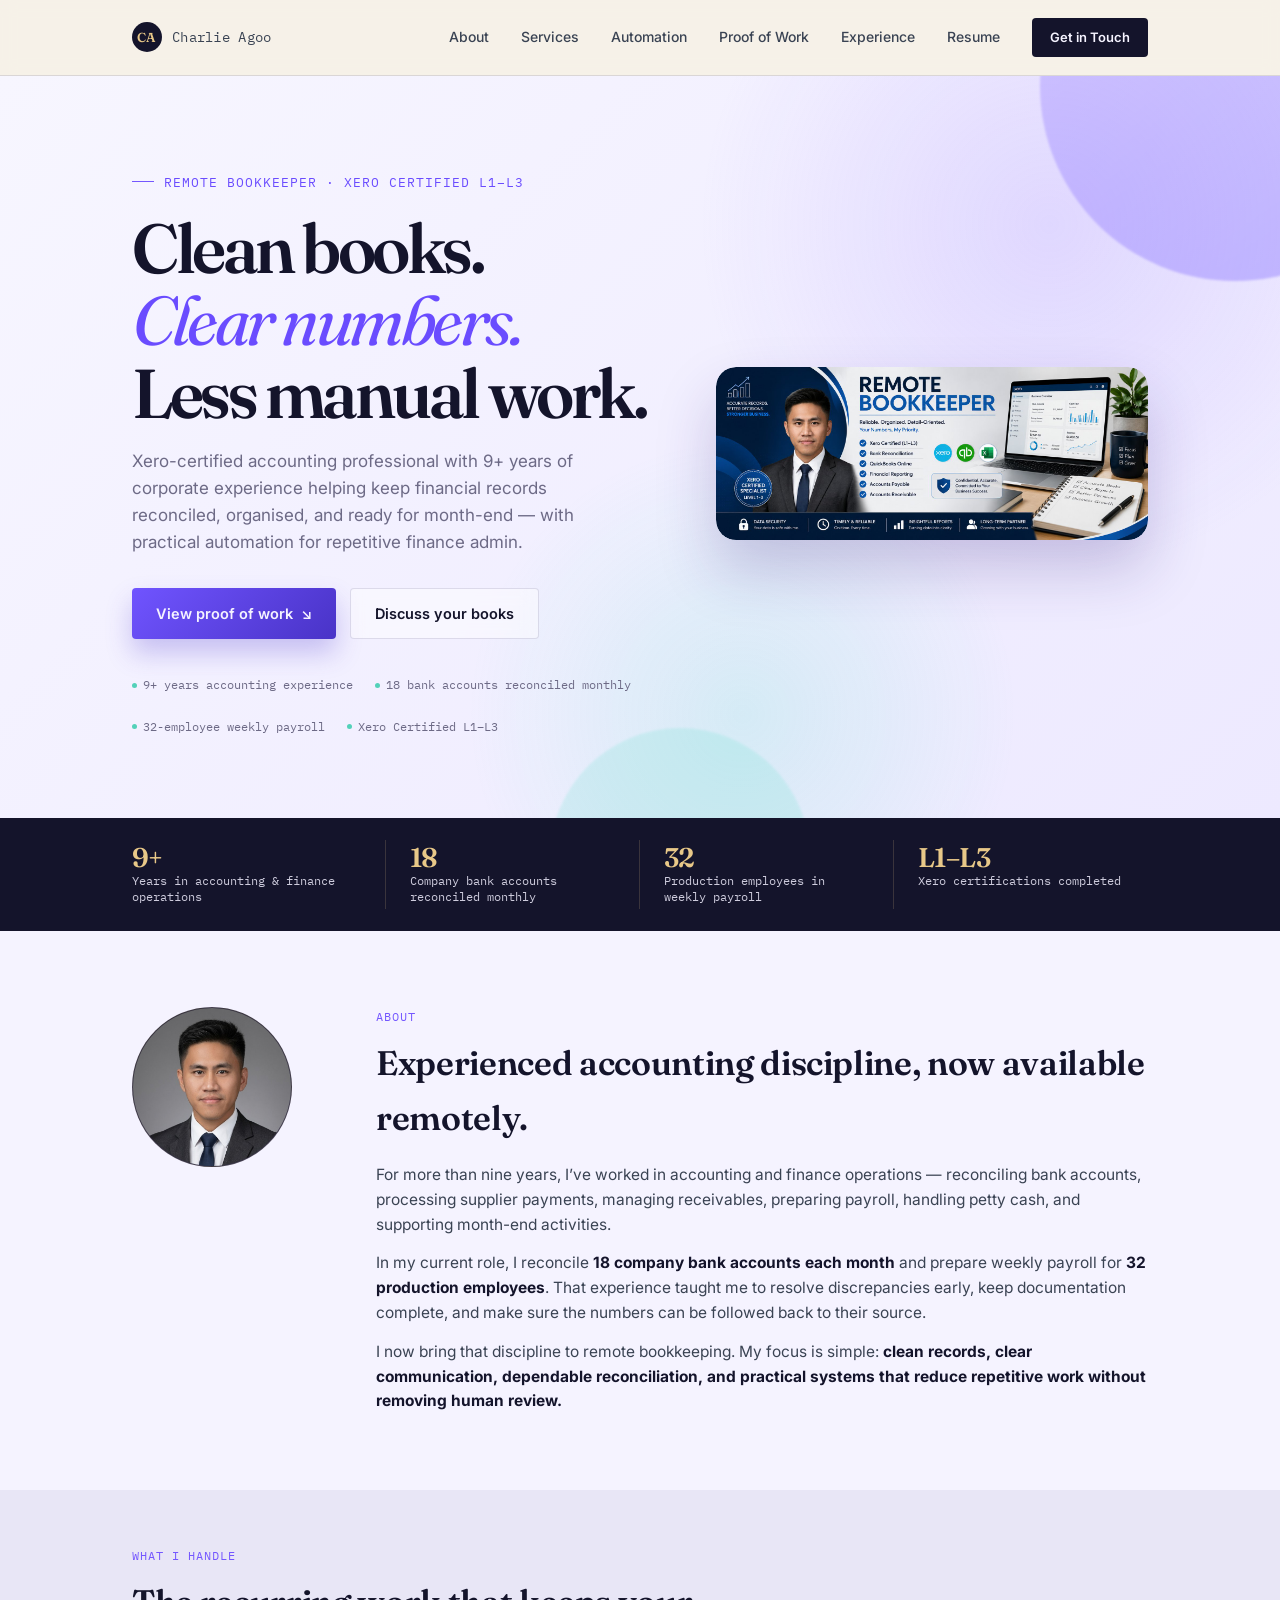
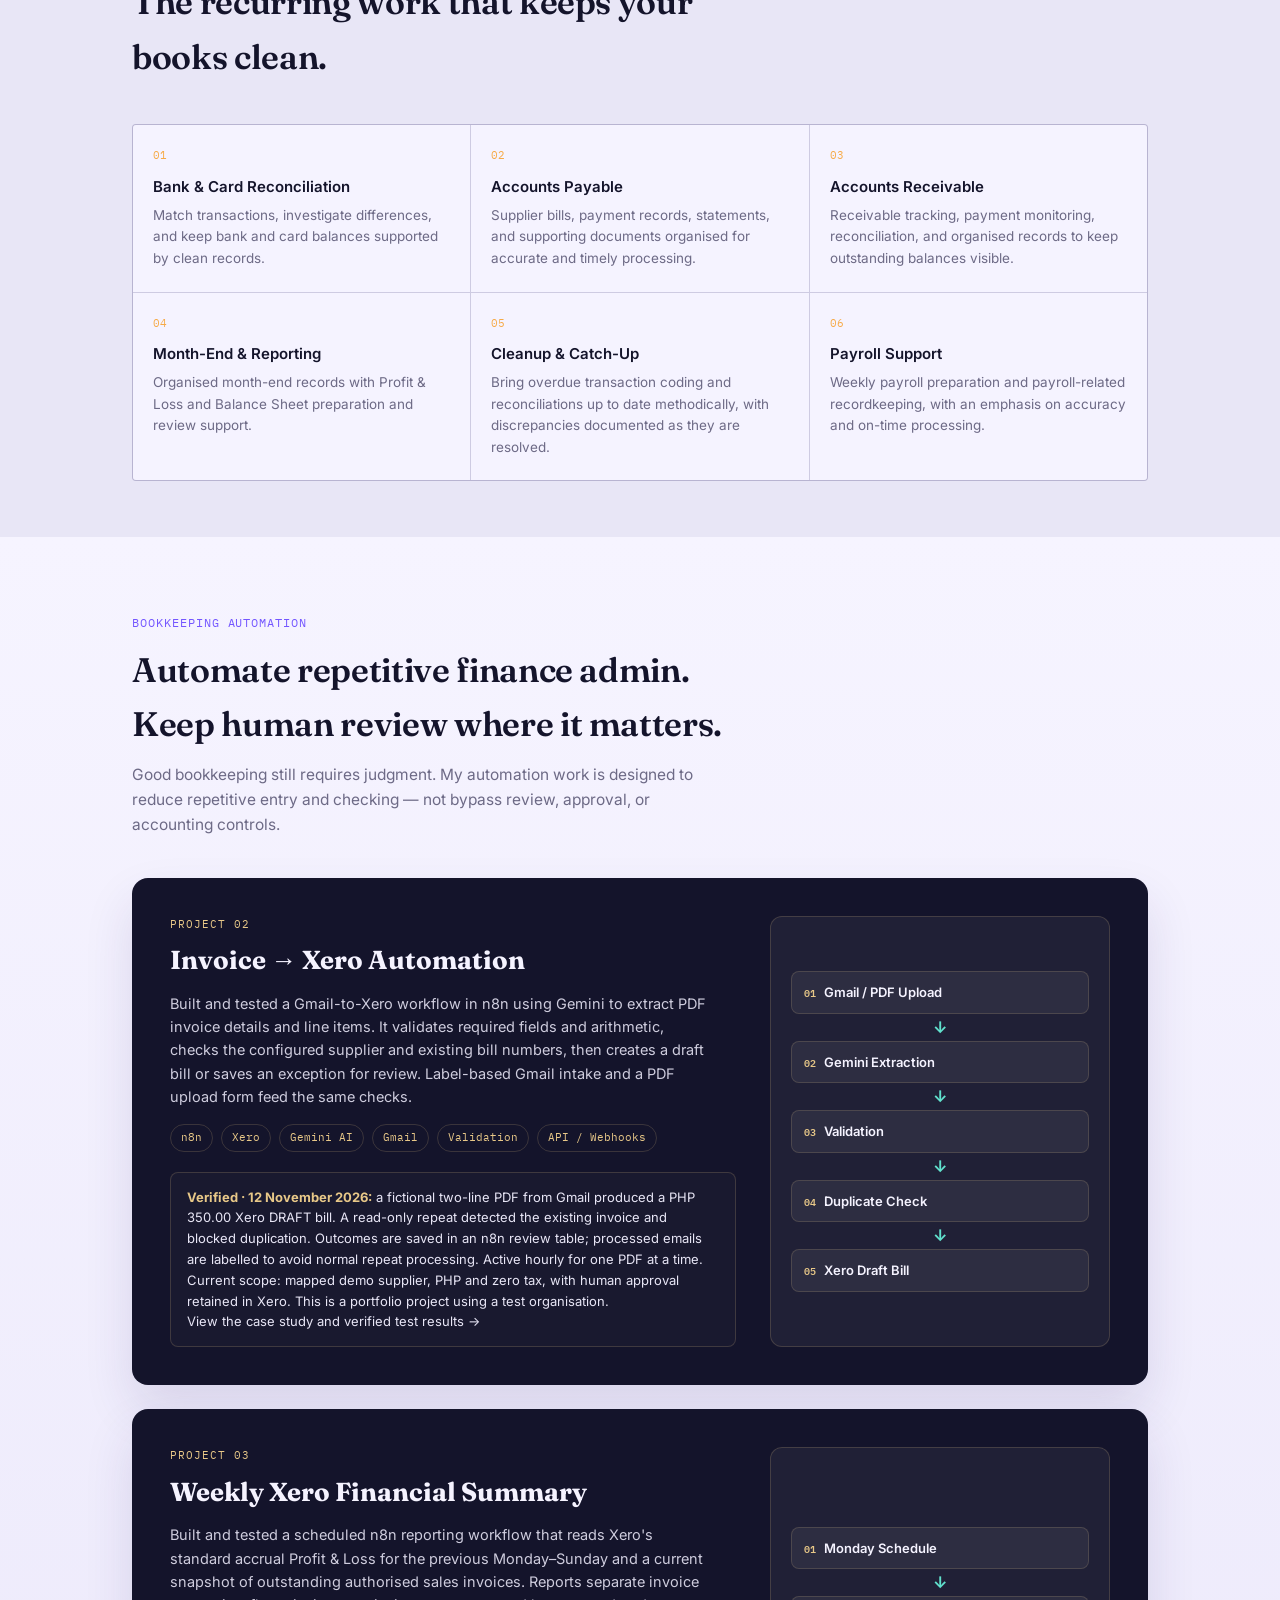
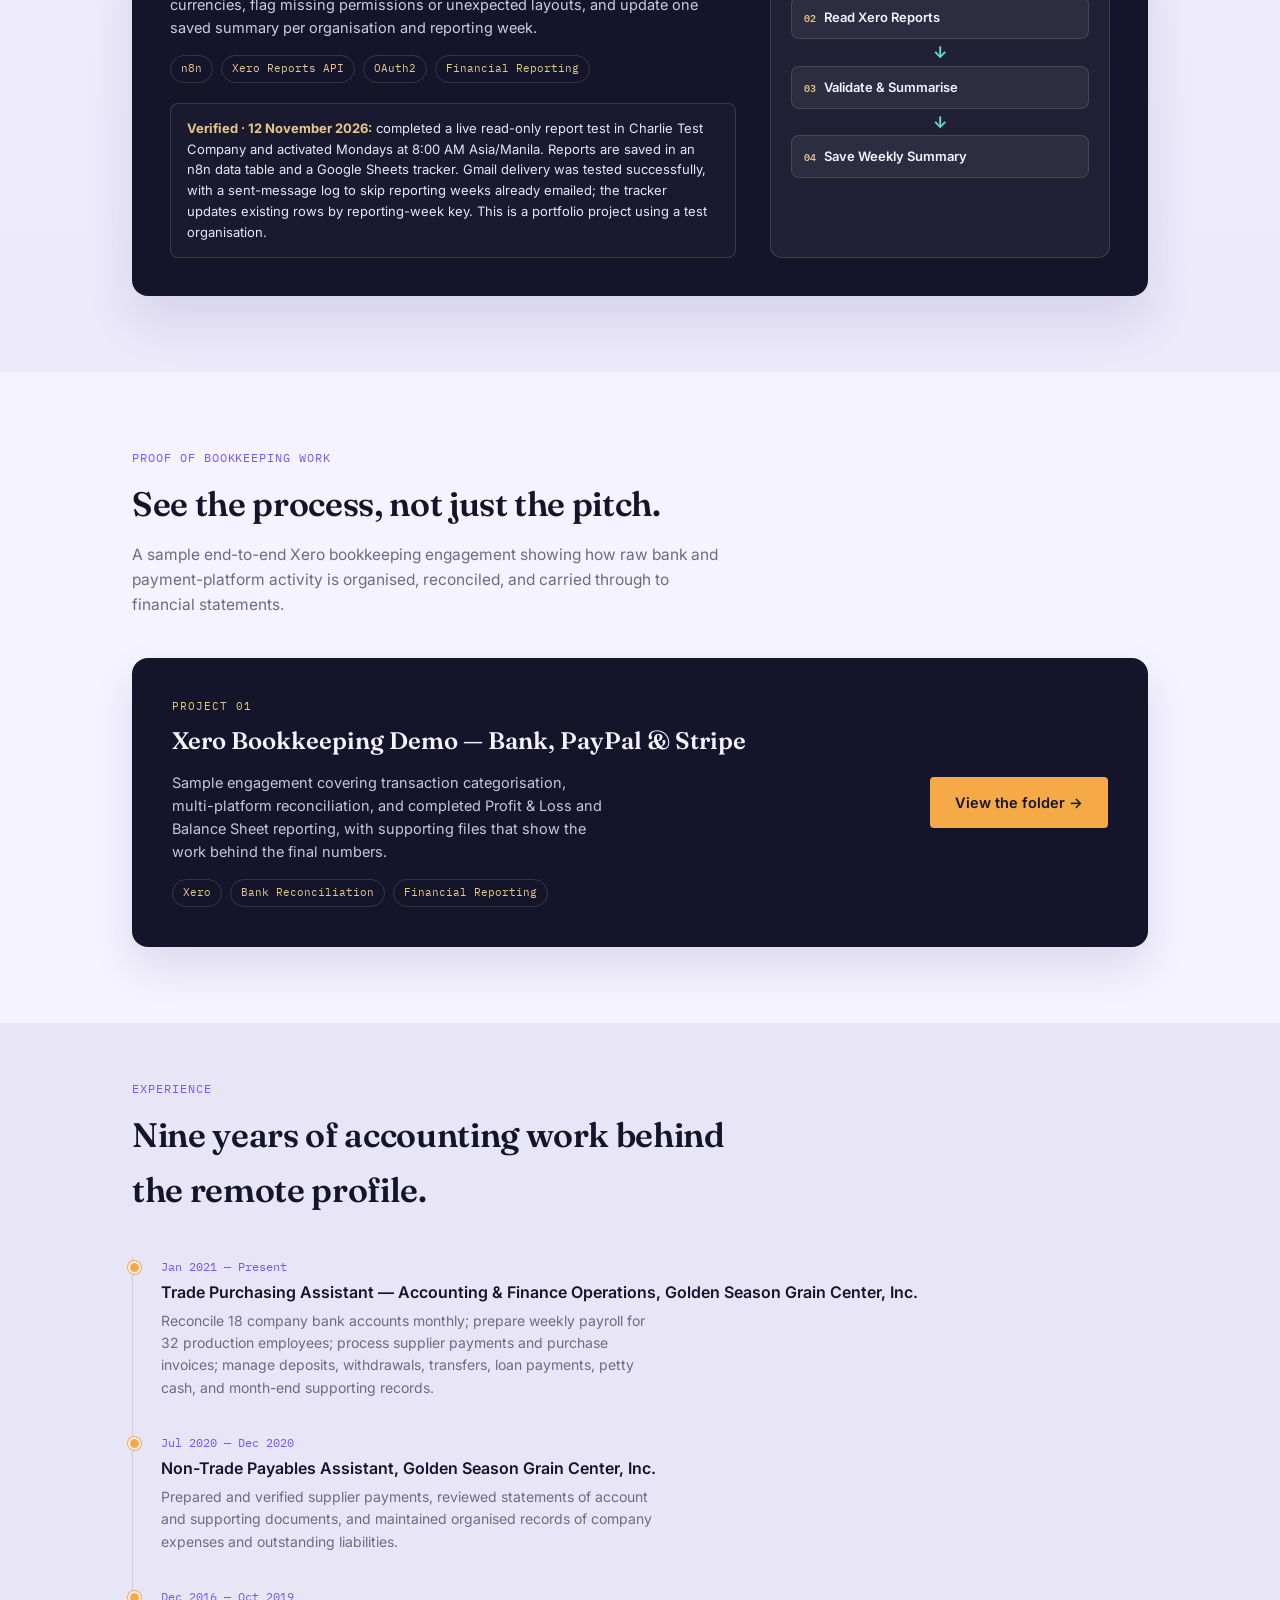
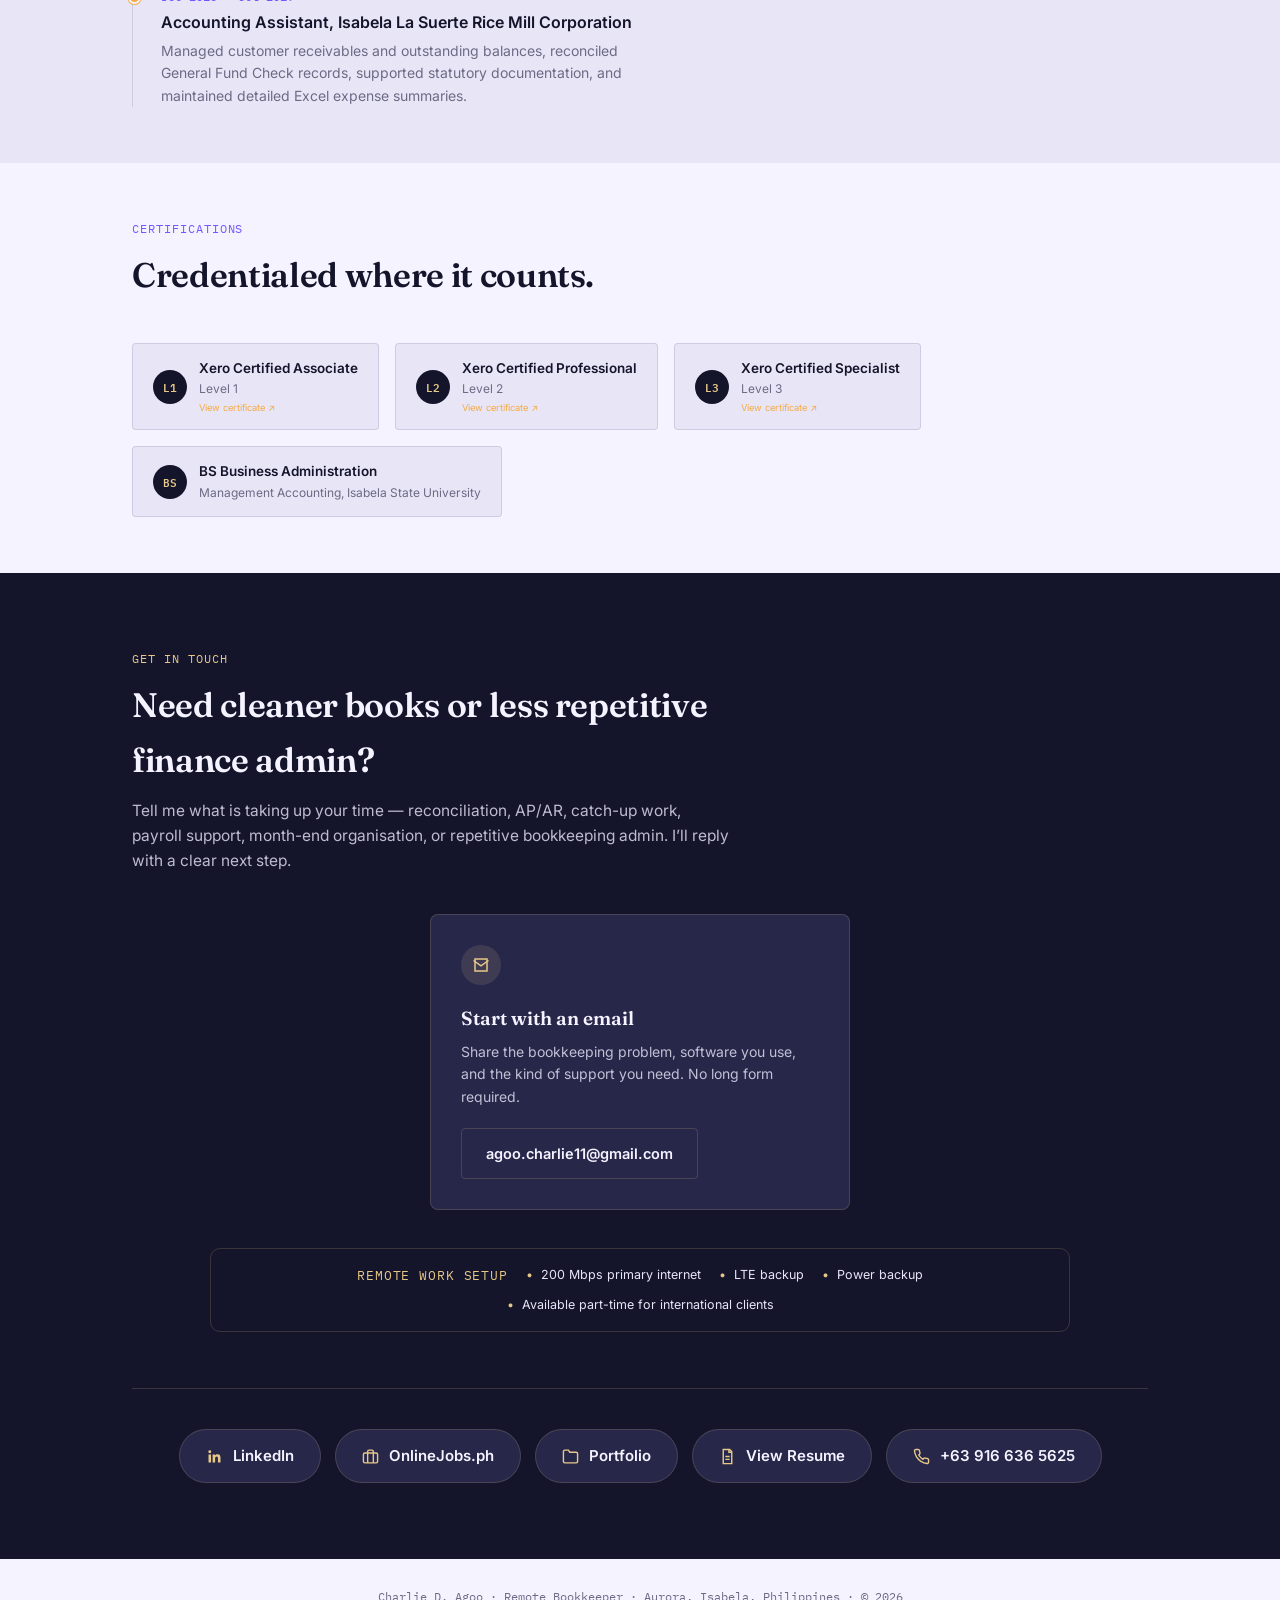
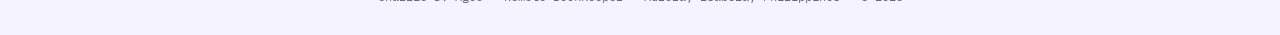
<file: index.html>
<!DOCTYPE html>

<html lang="en">
<head>
<meta charset="utf-8"/>
<meta content="width=device-width, initial-scale=1.0" name="viewport"/>
<title>Charlie Agoo — Xero Bookkeeper | Accounting &amp; Automation</title>
<meta content="Xero-certified bookkeeper with 9+ years of accounting experience in bank reconciliation, AP/AR, payroll, month-end support, and practical bookkeeping automation." name="description"/>
<link href="https://agoocharlie11-luffy.github.io/my-portfolio/" rel="canonical"/>
<link href="favicon.svg" rel="icon" type="image/svg+xml"/>
<meta content="#14142b" name="theme-color"/>
<meta content="index,follow" name="robots"/>
<meta content="Charlie Agoo - Xero Bookkeeper | Accounting &amp; Automation" property="og:title"/>
<meta content="Xero-certified bookkeeper with 9+ years of accounting experience in reconciliation, AP/AR, payroll, month-end support, and practical bookkeeping automation." property="og:description"/>
<meta content="website" property="og:type"/>
<meta content="https://agoocharlie11-luffy.github.io/my-portfolio/" property="og:url"/>
<meta content="Charlie Agoo - Bookkeeping Portfolio" property="og:site_name"/>
<meta content="summary" name="twitter:card"/>
<meta content="Charlie Agoo - Xero Bookkeeper | Accounting &amp; Automation" name="twitter:title"/>
<meta content="9+ years accounting experience, Xero L1-L3, reconciliation, AP/AR, payroll, month-end support, and bookkeeping automation." name="twitter:description"/>
<script type="application/ld+json">
{"@context":"https://schema.org","@type":"Person","name":"Charlie D. Agoo","jobTitle":"Bookkeeper","url":"https://agoocharlie11-luffy.github.io/my-portfolio/","sameAs":["https://www.linkedin.com/in/charlie-agoo-a01619394","https://www.onlinejobs.ph/jobseekers/info/4487953"],"knowsAbout":["Xero","Bank Reconciliation","Accounts Payable","Accounts Receivable","Payroll Support","Month-End Close","Bookkeeping Automation"]}
</script>
<link href="https://fonts.googleapis.com" rel="preconnect"/>
<link crossorigin="" href="https://fonts.gstatic.com" rel="preconnect"/>
<link href="https://fonts.googleapis.com/css2?family=Fraunces:opsz,wght@9..144,300;9..144,400;9..144,500;9..144,600;9..144,700&amp;family=Inter:wght@400;500;600;700&amp;family=IBM+Plex+Mono:wght@400;500&amp;display=swap" rel="stylesheet"/>
<style>
  :root {
    --ink: #101C2C;
    --ink-soft: #1B2A40;
    --parchment: #F6F1E7;
    --parchment-dim: #EDE6D6;
    --amber: #C68A2E;
    --amber-light: #E8C888;
    --rust: #9C5A24;
    --slate: #3A4353;
    --slate-soft: #6B7280;
    --line: rgba(16, 28, 44, 0.12);
    --line-dark: rgba(232, 200, 136, 0.18);
    --radius: 4px;
    --serif: 'Fraunces', serif;
    --sans: 'Inter', sans-serif;
    --mono: 'IBM Plex Mono', monospace;
  }

  * { box-sizing: border-box; margin: 0; padding: 0; }

  html { scroll-behavior: smooth; }

  body {
    font-family: var(--sans);
    background: var(--parchment);
    color: var(--slate);
    line-height: 1.6;
    -webkit-font-smoothing: antialiased;
  }

  a { color: inherit; text-decoration: none; }

  img, svg { display: block; max-width: 100%; }

  .wrap {
    max-width: 1080px;
    margin: 0 auto;
    padding: 0 32px;
  }

  @media (max-width: 640px) {
    .wrap { padding: 0 20px; }
  }

  /* ---------- Nav ---------- */
  header.nav {
    position: sticky;
    top: 0;
    z-index: 100;
    background: rgba(246, 241, 231, 0.92);
    backdrop-filter: blur(8px);
    border-bottom: 1px solid var(--line);
  }

  .nav-inner {
    display: flex;
    align-items: center;
    justify-content: space-between;
    padding: 18px 32px;
    max-width: 1080px;
    margin: 0 auto;
  }

  .nav-mark {
    display: flex;
    align-items: center;
    gap: 10px;
    font-family: var(--mono);
    font-size: 14px;
    letter-spacing: 0.02em;
  }

  .nav-mark .glyph {
    width: 30px;
    height: 30px;
    border-radius: 50%;
    background: var(--ink);
    color: var(--amber-light);
    display: flex;
    align-items: center;
    justify-content: center;
    font-family: var(--serif);
    font-weight: 600;
    font-size: 13px;
  }

  .nav-links {
    display: flex;
    align-items: center;
    gap: 32px;
    font-size: 14px;
    font-weight: 500;
  }

  .nav-links a { color: var(--slate); transition: color 0.15s ease; }
  .nav-links a:hover { color: var(--rust); }

  .nav-cta {
    background: var(--ink);
    color: var(--parchment) !important;
    padding: 9px 18px;
    border-radius: var(--radius);
    font-size: 13px;
    font-weight: 600;
  }
  .nav-cta:hover { background: var(--rust); }

  .nav-toggle { display: none; }

  @media (max-width: 720px) {
    .nav-links { display: none; }
  }

  /* ---------- Hero ---------- */
  .hero {
    padding: 88px 0 72px;
  }

  .hero-grid {
    display: grid;
    grid-template-columns: 1.1fr 0.9fr;
    gap: 56px;
    align-items: center;
  }

  @media (max-width: 860px) {
    .hero-grid { grid-template-columns: 1fr; gap: 40px; }
  }

  .eyebrow {
    font-family: var(--mono);
    font-size: 12.5px;
    letter-spacing: 0.08em;
    text-transform: uppercase;
    color: var(--rust);
    display: flex;
    align-items: center;
    gap: 10px;
    margin-bottom: 20px;
  }

  .eyebrow::before {
    content: '';
    width: 22px;
    height: 1px;
    background: var(--rust);
  }

  h1.title {
    font-family: var(--serif);
    font-weight: 600;
    font-size: clamp(38px, 5.2vw, 58px);
    line-height: 1.05;
    color: var(--ink);
    letter-spacing: -0.01em;
    margin-bottom: 18px;
  }

  h1.title em {
    font-style: italic;
    font-weight: 400;
    color: var(--rust);
  }

  .hero-sub {
    font-size: 17px;
    color: var(--slate-soft);
    max-width: 46ch;
    margin-bottom: 32px;
  }

  .hero-ctas {
    display: flex;
    gap: 14px;
    flex-wrap: wrap;
    margin-bottom: 36px;
  }

  .btn {
    display: inline-flex;
    align-items: center;
    gap: 8px;
    padding: 13px 24px;
    border-radius: var(--radius);
    font-size: 14.5px;
    font-weight: 600;
    transition: all 0.15s ease;
    border: 1px solid transparent;
    cursor: pointer;
  }

  .btn-primary {
    background: var(--ink);
    color: var(--parchment);
  }
  .btn-primary:hover { background: var(--rust); transform: translateY(-1px); }

  .btn-ghost {
    background: transparent;
    color: var(--ink);
    border-color: var(--line);
  }
  .btn-ghost:hover { border-color: var(--rust); color: var(--rust); }

  .hero-trust {
    display: flex;
    gap: 22px;
    flex-wrap: wrap;
    font-family: var(--mono);
    font-size: 12px;
    color: var(--slate-soft);
  }

  .hero-trust span { display: flex; align-items: center; gap: 6px; }
  .hero-trust .dot { width: 5px; height: 5px; border-radius: 50%; background: var(--amber); }

  .doc-stack {
    position: relative;
    width: 100%;
    padding-top: 76%;
  }

  .doc-card {
    position: absolute;
    background: #fff;
    padding: 6px;
    border-radius: 6px;
    box-shadow: 0 25px 55px -15px rgba(16, 28, 44, 0.4);
  }

  .doc-card img {
    display: block;
    width: 100%;
    border-radius: 2px;
  }

  .doc-card.back {
    top: 0;
    left: 4%;
    width: 58%;
    transform: rotate(-7deg);
    z-index: 1;
  }

  .doc-card.front {
    top: 15%;
    left: 32%;
    width: 60%;
    transform: rotate(4deg);
    z-index: 2;
  }

  .doc-caption {
    position: absolute;
    bottom: -34px;
    left: 0;
    right: 0;
    text-align: center;
    font-family: var(--mono);
    font-size: 11.5px;
    color: var(--slate-soft);
    letter-spacing: 0.02em;
  }

  /* ---------- Ledger signature widget ---------- */
  .ledger {
    background: var(--ink);
    border-radius: 8px;
    padding: 26px 26px 22px;
    font-family: var(--mono);
    font-size: 13px;
    color: var(--parchment-dim);
    box-shadow: 0 24px 60px -20px rgba(16, 28, 44, 0.45);
    overflow: hidden;
  }

  .ledger-head {
    display: flex;
    justify-content: space-between;
    align-items: center;
    padding-bottom: 14px;
    margin-bottom: 6px;
    border-bottom: 1px solid var(--line-dark);
    color: var(--amber-light);
    letter-spacing: 0.04em;
    font-size: 11px;
    text-transform: uppercase;
  }

  .ledger-row {
    display: grid;
    grid-template-columns: 1fr auto;
    gap: 8px;
    padding: 9px 0;
    border-bottom: 1px solid rgba(232, 200, 136, 0.08);
    opacity: 0;
    transform: translateX(-8px);
    animation: rowIn 0.5s ease forwards;
  }

  .ledger-row:nth-child(2) { animation-delay: 0.15s; }
  .ledger-row:nth-child(3) { animation-delay: 0.35s; }
  .ledger-row:nth-child(4) { animation-delay: 0.55s; }
  .ledger-row:nth-child(5) { animation-delay: 0.75s; }

  @keyframes rowIn {
    to { opacity: 1; transform: translateX(0); }
  }

  .ledger-row .desc { color: var(--parchment-dim); opacity: 0.85; }
  .ledger-row .amt { color: var(--parchment); }
  .ledger-row .amt.neg { color: #E8A87C; }

  .ledger-balance {
    margin-top: 16px;
    padding-top: 14px;
    border-top: 1px solid var(--line-dark);
    display: flex;
    justify-content: space-between;
    align-items: center;
    opacity: 0;
    animation: rowIn 0.6s ease forwards;
    animation-delay: 1s;
  }

  .ledger-balance .label { color: var(--amber-light); font-size: 12px; text-transform: uppercase; letter-spacing: 0.04em; }

  .ledger-check {
    display: flex;
    align-items: center;
    gap: 8px;
    color: #8FBF8F;
    font-weight: 500;
  }

  .ledger-check svg { width: 15px; height: 15px; }

  @media (prefers-reduced-motion: reduce) {
    .ledger-row, .ledger-balance { animation: none; opacity: 1; transform: none; }
  }

  /* ---------- Trust strip ---------- */
  .trust-strip {
    background: var(--ink);
    padding: 22px 0;
  }

  .trust-strip .wrap {
    display: flex;
    gap: 40px;
    flex-wrap: wrap;
    justify-content: center;
    color: var(--parchment-dim);
  }

  .trust-item {
    display: flex;
    align-items: center;
    gap: 10px;
    font-family: var(--mono);
    font-size: 12.5px;
  }

  .trust-item svg { width: 16px; height: 16px; color: var(--amber-light); flex-shrink: 0; }
  .trust-item strong { color: var(--parchment); font-weight: 600; }

  /* ---------- Sections ---------- */
  section { padding: 76px 0; }
  section.tight { padding: 56px 0; }

  .section-head {
    margin-bottom: 40px;
    max-width: 60ch;
  }

  .section-eyebrow {
    font-family: var(--mono);
    font-size: 12px;
    letter-spacing: 0.08em;
    text-transform: uppercase;
    color: var(--rust);
    margin-bottom: 10px;
  }

  h2.section-title {
    font-family: var(--serif);
    font-weight: 600;
    font-size: clamp(26px, 3.4vw, 34px);
    color: var(--ink);
    letter-spacing: -0.01em;
  }

  .section-body { color: var(--slate-soft); font-size: 15.5px; margin-top: 12px; }

  /* About */
  .about-grid {
    display: grid;
    grid-template-columns: 200px 1fr;
    gap: 44px;
    align-items: start;
  }

  @media (max-width: 720px) {
    .about-grid { grid-template-columns: 1fr; }
  }

  .avatar {
    width: 160px;
    height: 160px;
    border-radius: 50%;
    background: linear-gradient(155deg, var(--ink), var(--ink-soft));
    display: flex;
    align-items: center;
    justify-content: center;
    font-family: var(--serif);
    font-weight: 600;
    font-size: 46px;
    color: var(--amber-light);
    border: 1px solid var(--line-dark);
    object-fit: cover;
  }

  .about-copy p { margin-bottom: 14px; color: var(--slate); font-size: 15.5px; }
  .about-copy p:last-child { margin-bottom: 0; }

  /* Skills grid */
  .skills-grid {
    display: grid;
    grid-template-columns: repeat(3, 1fr);
    gap: 1px;
    background: var(--line);
    border: 1px solid var(--line);
    border-radius: var(--radius);
    overflow: hidden;
  }

  @media (max-width: 720px) {
    .skills-grid { grid-template-columns: repeat(2, 1fr); }
  }
  @media (max-width: 480px) {
    .skills-grid { grid-template-columns: 1fr; }
  }

  .skill-card {
    background: var(--parchment);
    padding: 22px 20px;
  }

  .skill-card .num {
    font-family: var(--mono);
    font-size: 11px;
    color: var(--amber);
    margin-bottom: 10px;
  }

  .skill-card h3 {
    font-family: var(--sans);
    font-size: 15px;
    font-weight: 600;
    color: var(--ink);
    margin-bottom: 6px;
  }

  .skill-card p { font-size: 13.5px; color: var(--slate-soft); }

  /* Portfolio */
  .portfolio-card {
    background: var(--ink);
    border-radius: 8px;
    padding: 40px;
    display: grid;
    grid-template-columns: 1fr auto;
    gap: 32px;
    align-items: center;
  }

  @media (max-width: 720px) {
    .portfolio-card { grid-template-columns: 1fr; text-align: left; }
  }

  .portfolio-card h3 {
    font-family: var(--serif);
    font-size: 24px;
    font-weight: 600;
    color: var(--parchment);
    margin-bottom: 10px;
  }

  .portfolio-card p {
    color: var(--parchment-dim);
    opacity: 0.85;
    font-size: 14.5px;
    max-width: 48ch;
  }

  .portfolio-tags {
    display: flex;
    gap: 8px;
    flex-wrap: wrap;
    margin-top: 16px;
  }

  .tag {
    font-family: var(--mono);
    font-size: 11px;
    color: var(--amber-light);
    border: 1px solid var(--line-dark);
    padding: 4px 10px;
    border-radius: 20px;
  }

  .btn-amber {
    background: var(--amber);
    color: var(--ink);
    white-space: nowrap;
  }
  .btn-amber:hover { background: var(--amber-light); }

  /* Experience timeline */
  .timeline { border-left: 1px solid var(--line); padding-left: 28px; }

  .tl-item { position: relative; padding-bottom: 34px; }
  .tl-item:last-child { padding-bottom: 0; }

  .tl-item::before {
    content: '';
    position: absolute;
    left: -33px;
    top: 4px;
    width: 9px;
    height: 9px;
    border-radius: 50%;
    background: var(--amber);
    border: 2px solid var(--parchment);
    box-shadow: 0 0 0 1px var(--amber);
  }

  .tl-date {
    font-family: var(--mono);
    font-size: 12px;
    color: var(--rust);
    margin-bottom: 4px;
  }

  .tl-item h3 { font-size: 16px; font-weight: 600; color: var(--ink); margin-bottom: 4px; }
  .tl-item p { font-size: 14px; color: var(--slate-soft); max-width: 56ch; }

  /* Certifications */
  .certs-row {
    display: flex;
    gap: 16px;
    flex-wrap: wrap;
  }

  .cert-badge {
    display: flex;
    align-items: center;
    gap: 12px;
    background: var(--parchment-dim);
    border: 1px solid var(--line);
    border-radius: var(--radius);
    padding: 14px 20px;
  }

  .cert-badge-link {
    text-decoration: none;
    color: inherit;
    cursor: pointer;
    transition: border-color 0.15s ease, transform 0.15s ease;
  }

  .cert-badge-link:hover {
    border-color: var(--amber, #b8863b);
    transform: translateY(-1px);
  }

  .cert-view {
    display: block;
    font-size: 0.78em;
    color: var(--amber, #b8863b);
    margin-top: 2px;
  }

  .cert-badge .mark {
    width: 34px;
    height: 34px;
    border-radius: 50%;
    background: var(--ink);
    color: var(--amber-light);
    display: flex;
    align-items: center;
    justify-content: center;
    font-family: var(--mono);
    font-size: 11px;
    font-weight: 600;
    flex-shrink: 0;
  }

  .cert-badge .label { font-size: 13.5px; font-weight: 600; color: var(--ink); }
  .cert-badge .sub { font-size: 12px; color: var(--slate-soft); }

  /* Contact */
  .contact-section { background: var(--ink); color: var(--parchment); }

  .contact-section .section-eyebrow { color: var(--amber-light); }
  .contact-section h2.section-title { color: var(--parchment); }
  .contact-section .section-body { color: var(--parchment-dim); opacity: 0.8; }

  .contact-grid {
    display: grid;
    grid-template-columns: 1fr 1fr;
    gap: 24px;
    margin-top: 40px;
  }

  @media (max-width: 720px) {
    .contact-grid { grid-template-columns: 1fr; }
  }

  .contact-grid-single {
    grid-template-columns: 1fr;
    max-width: 420px;
    margin-left: auto;
    margin-right: auto;
  }

  .contact-card {
    background: var(--ink-soft);
    border: 1px solid var(--line-dark);
    border-radius: 8px;
    padding: 30px;
  }

  .contact-card .icon {
    width: 40px;
    height: 40px;
    border-radius: 50%;
    background: rgba(232, 200, 136, 0.12);
    display: flex;
    align-items: center;
    justify-content: center;
    margin-bottom: 18px;
  }

  .contact-card .icon svg { width: 18px; height: 18px; color: var(--amber-light); }

  .contact-card h3 { font-family: var(--serif); font-size: 19px; font-weight: 600; margin-bottom: 8px; }
  .contact-card p { font-size: 14px; color: var(--parchment-dim); opacity: 0.8; margin-bottom: 20px; }

  .contact-links {
    display: flex;
    gap: 14px;
    flex-wrap: wrap;
    justify-content: center;
    margin-top: 56px;
    padding-top: 40px;
    border-top: 1px solid var(--line-dark);
  }

  .contact-links a {
    display: inline-flex;
    align-items: center;
    gap: 10px;
    font-family: var(--sans);
    font-size: 15px;
    font-weight: 600;
    color: var(--parchment);
    background: var(--ink-soft);
    border: 1px solid var(--line-dark);
    padding: 14px 26px;
    border-radius: 40px;
    transition: all 0.15s ease;
  }

  .contact-links a svg {
    width: 17px;
    height: 17px;
    color: var(--amber-light);
    flex-shrink: 0;
  }

  .contact-links a:hover {
    background: var(--amber);
    color: var(--ink);
    border-color: var(--amber);
    transform: translateY(-2px);
  }

  .contact-links a:hover svg { color: var(--ink); }

  /* Footer */
  footer {
    padding: 28px 0;
    text-align: center;
    font-family: var(--mono);
    font-size: 12px;
    color: var(--slate-soft);
  }

  /* Focus visibility */
  a:focus-visible, button:focus-visible {
    outline: 2px solid var(--rust);
    outline-offset: 2px;
  }

  /* 3D bookkeeping hero refresh */
  :root { --ink:#14142b; --ink-soft:#27274a; --parchment:#f5f3ff; --parchment-dim:#e8e6f6; --rust:#7457ff; --amber:#f6aa47; --slate-soft:#6d6a86; --line:rgba(51,42,107,.14); }
  body { background: var(--parchment); }
  .hero-3d { position:relative; overflow:hidden; padding:96px 0 82px; background:radial-gradient(circle at 82% 20%, rgba(160,133,255,.22), transparent 29%), radial-gradient(circle at 58% 86%, rgba(79,222,199,.17), transparent 28%), linear-gradient(135deg,#f7f6ff 0%,#ede9ff 100%); isolation:isolate; }
  .hero-orb { position:absolute; border-radius:999px; filter:blur(1px); pointer-events:none; z-index:-1; }.hero-orb-one{width:390px;height:390px;right:-150px;top:-185px;background:linear-gradient(145deg,#a48cff,#6c54ff);opacity:.35}.hero-orb-two{width:260px;height:260px;left:43%;bottom:-170px;background:#60e1cd;opacity:.18}
  .hero-copy { position:relative; z-index:2; }.hero-3d h1.title { font-size:clamp(3.25rem,5.4vw,5rem); letter-spacing:-.05em; }.hero-3d h1.title em,.hero-3d .eyebrow { color:#6a4cff; }.hero-3d .btn-primary { background:linear-gradient(135deg,#7054ff,#4933c7); border:0; box-shadow:0 14px 26px rgba(83,61,210,.28); }.hero-3d .btn-primary:hover { background:linear-gradient(135deg,#815fff,#513ad7); }.hero-3d .btn-ghost { background:rgba(255,255,255,.44); backdrop-filter:blur(8px); }.hero-3d .hero-trust .dot { background:#53d1b9; }
  .hero-banner-visual { position:relative; z-index:2; display:block; border-radius:20px; overflow:hidden; box-shadow:0 30px 60px rgba(49,32,122,.22); transition:transform .25s ease, box-shadow .25s ease; cursor:pointer; }
  .hero-banner-visual:hover { transform:translateY(-4px); box-shadow:0 36px 70px rgba(49,32,122,.3); }
  .hero-banner-visual img { display:block; width:100%; height:auto; border-radius:20px; }
  @media(max-width:860px){.hero-3d{padding-top:70px}}
  @media(max-width:480px){.hero-3d h1.title{font-size:3rem}.hero-3d{padding-bottom:48px}}

  /* ---------- Conversion upgrade ---------- */
  .proof-strip .wrap { display:grid; grid-template-columns:repeat(4,1fr); gap:0; max-width:1080px; }
  .proof-strip .trust-item { display:flex; flex-direction:column; align-items:flex-start; gap:2px; padding:4px 24px; border-right:1px solid var(--line-dark); }
  .proof-strip .trust-item:first-child { padding-left:0; }
  .proof-strip .trust-item:last-child { border-right:0; }
  .metric-number { font-family:var(--serif); font-size:27px; line-height:1; font-weight:600; color:var(--amber-light); letter-spacing:-.02em; }
  .proof-strip .trust-item span:last-child { font-size:11.5px; line-height:1.4; color:var(--parchment-dim); opacity:.88; }
  .about-copy-wide strong { color:var(--ink); }
  .automation-section { background:linear-gradient(180deg,#f6f4ff 0%,#ece9fb 100%); }
  .automation-card { display:grid; grid-template-columns:minmax(0,1.25fr) minmax(260px,.75fr); gap:34px; background:var(--ink); border-radius:16px; padding:38px; box-shadow:0 24px 50px rgba(48,35,111,.12); }
  .automation-copy h3 { font-family:var(--serif); color:var(--parchment); font-size:26px; margin:4px 0 10px; }
  .automation-copy p { color:var(--parchment-dim); opacity:.88; max-width:60ch; font-size:14.5px; }
  .project-kicker { font-family:var(--mono); font-size:11px; letter-spacing:.09em; color:var(--amber-light); margin-bottom:7px; }
  .automation-note { margin-top:20px; padding:14px 16px; border:1px solid var(--line-dark); border-radius:8px; color:var(--parchment-dim); font-size:13px; background:rgba(255,255,255,.025); }
  .automation-note strong { color:var(--amber-light); }
  .workflow { background:rgba(255,255,255,.055); border:1px solid var(--line-dark); border-radius:12px; padding:20px; display:flex; flex-direction:column; justify-content:center; }
  .flow-step { background:rgba(255,255,255,.06); border:1px solid rgba(232,200,136,.17); color:var(--parchment); border-radius:8px; padding:10px 12px; font-size:13px; font-weight:600; }
  .flow-step span { font-family:var(--mono); color:var(--amber-light); font-size:10px; margin-right:8px; }
  .flow-arrow { color:#60e1cd; text-align:center; line-height:1.3; padding:3px 0; font-weight:700; }
  #portfolio .portfolio-card { border-radius:16px; box-shadow:0 20px 42px rgba(48,35,111,.12); }
  #portfolio .portfolio-card .project-kicker { color:var(--amber-light); }
  .remote-setup { max-width:860px; margin:38px auto 0; padding:16px 20px; border:1px solid var(--line-dark); border-radius:10px; display:flex; justify-content:center; flex-wrap:wrap; gap:10px 18px; color:var(--parchment-dim); font-size:12.5px; }
  .remote-setup span:not(.remote-label)::before { content:'•'; color:var(--amber-light); margin-right:8px; }
  .remote-label { font-family:var(--mono); color:var(--amber-light); text-transform:uppercase; letter-spacing:.07em; }
  @media (max-width:900px) { .proof-strip .wrap { grid-template-columns:repeat(2,1fr); row-gap:18px; } .proof-strip .trust-item:nth-child(2) { border-right:0; } .automation-card { grid-template-columns:1fr; } }
  @media (max-width:560px) { .proof-strip .wrap { grid-template-columns:1fr 1fr; } .proof-strip .trust-item { padding:4px 12px; } .metric-number { font-size:23px; } .automation-card { padding:25px 20px; } .remote-setup { justify-content:flex-start; } }

  /* ---------- Mobile navigation ---------- */
  .mobile-nav { display:none; }
  @media (max-width:720px) {
    .nav-inner { padding:14px 20px; }
    .nav-toggle {
      display:inline-flex;
      align-items:center;
      justify-content:center;
      gap:7px;
      min-height:40px;
      padding:8px 12px;
      border:1px solid var(--line);
      border-radius:8px;
      background:rgba(255,255,255,.58);
      color:var(--ink);
      font:600 13px var(--sans);
      cursor:pointer;
    }
    .nav-toggle svg { width:18px; height:18px; }
    .mobile-nav {
      display:none;
      flex-direction:column;
      gap:2px;
      padding:8px 20px 16px;
      border-top:1px solid var(--line);
      background:rgba(246,241,231,.98);
    }
    .mobile-nav.open { display:flex; }
    .mobile-nav a {
      padding:11px 10px;
      border-radius:7px;
      color:var(--slate);
      font-size:14px;
      font-weight:600;
    }
    .mobile-nav a:hover { background:rgba(112,84,255,.08); color:var(--rust); }
    .mobile-nav .mobile-cta { background:var(--ink); color:var(--parchment); margin-top:4px; text-align:center; }
  }
</style>
</head>
<body>
<header class="nav">
<div class="nav-inner">
<div class="nav-mark">
<span class="glyph">CA</span>
      Charlie Agoo
    </div>
<nav class="nav-links">
<a href="#about">About</a>
<a href="#services">Services</a>
<a href="#automation">Automation</a>
<a href="#portfolio">Proof of Work</a>
<a href="#experience">Experience</a>
<a href="resume.html" rel="noopener" target="_blank">Resume</a>
<a class="nav-cta" href="#contact">Get in Touch</a>
</nav>
<button aria-controls="mobile-nav" aria-expanded="false" aria-label="Open navigation menu" class="nav-toggle" type="button">
<svg aria-hidden="true" fill="none" stroke="currentColor" stroke-linecap="round" stroke-width="2" viewBox="0 0 24 24"><path d="M4 7h16M4 12h16M4 17h16"></path></svg>
<span>Menu</span>
</button>
</div>
<nav aria-label="Mobile navigation" class="mobile-nav" id="mobile-nav">
<a href="#about">About</a>
<a href="#services">Services</a>
<a href="#automation">Automation</a>
<a href="#portfolio">Proof of Work</a>
<a href="#experience">Experience</a>
<a href="resume.html" rel="noopener" target="_blank">Resume</a>
<a class="mobile-cta" href="#contact">Get in Touch</a>
</nav>
</header>
<section class="hero hero-3d">
<div class="hero-orb hero-orb-one"></div><div class="hero-orb hero-orb-two"></div>
<div class="wrap hero-grid">
<div class="hero-copy">
<div class="eyebrow">Remote Bookkeeper · Xero Certified L1–L3</div>
<h1 class="title">Clean books.<br/><em>Clear numbers.</em><br/>Less manual work.</h1>
<p class="hero-sub">Xero-certified accounting professional with 9+ years of corporate experience helping keep financial records reconciled, organised, and ready for month-end — with practical automation for repetitive finance admin.</p>
<div class="hero-ctas">
<a class="btn btn-primary" href="#portfolio">View proof of work <span>↘</span></a>
<a class="btn btn-ghost" href="#contact">Discuss your books</a>
</div>
<div class="hero-trust">
<span><span class="dot"></span>9+ years accounting experience</span>
<span><span class="dot"></span>18 bank accounts reconciled monthly</span>
<span><span class="dot"></span>32-employee weekly payroll</span>
<span><span class="dot"></span>Xero Certified L1–L3</span>
</div>
</div>
<a aria-label="View Charlie Agoo bookkeeping proof of work" class="hero-banner-visual" href="#portfolio">
<img alt="Charlie Agoo — Xero-certified remote bookkeeper" src="[data-uri]"/>
</a>
</div>
</section>
<div class="trust-strip proof-strip">
<div class="wrap">
<div class="trust-item"><span class="metric-number">9+</span><span>Years in accounting &amp; finance operations</span></div>
<div class="trust-item"><span class="metric-number">18</span><span>Company bank accounts reconciled monthly</span></div>
<div class="trust-item"><span class="metric-number">32</span><span>Production employees in weekly payroll</span></div>
<div class="trust-item"><span class="metric-number">L1–L3</span><span>Xero certifications completed</span></div>
</div>
</div>
<section id="about">
<div class="wrap">
<div class="about-grid"><img alt="Charlie Agoo" class="avatar" src="[data-uri]"/>
<div class="about-copy about-copy-wide">
<div class="section-eyebrow">About</div>
<h2 class="section-title" style="margin-bottom:18px;">Experienced accounting discipline, now available remotely.</h2>
<p>For more than nine years, I’ve worked in accounting and finance operations — reconciling bank accounts, processing supplier payments, managing receivables, preparing payroll, handling petty cash, and supporting month-end activities.</p>
<p>In my current role, I reconcile <strong>18 company bank accounts each month</strong> and prepare weekly payroll for <strong>32 production employees</strong>. That experience taught me to resolve discrepancies early, keep documentation complete, and make sure the numbers can be followed back to their source.</p>
<p>I now bring that discipline to remote bookkeeping. My focus is simple: <strong>clean records, clear communication, dependable reconciliation, and practical systems that reduce repetitive work without removing human review.</strong></p>
</div>
</div>
</div>
</section>
<section class="tight" id="services" style="background: var(--parchment-dim);">
<div class="wrap">
<div class="section-head">
<div class="section-eyebrow">What I handle</div>
<h2 class="section-title">The recurring work that keeps your books clean.</h2>
</div>
<div class="skills-grid">
<div class="skill-card">
<div class="num">01</div>
<h3>Bank &amp; Card Reconciliation</h3>
<p>Match transactions, investigate differences, and keep bank and card balances supported by clean records.</p>
</div>
<div class="skill-card">
<div class="num">02</div>
<h3>Accounts Payable</h3>
<p>Supplier bills, payment records, statements, and supporting documents organised for accurate and timely processing.</p>
</div>
<div class="skill-card">
<div class="num">03</div>
<h3>Accounts Receivable</h3>
<p>Receivable tracking, payment monitoring, reconciliation, and organised records to keep outstanding balances visible.</p>
</div>
<div class="skill-card">
<div class="num">04</div>
<h3>Month-End &amp; Reporting</h3>
<p>Organised month-end records with Profit &amp; Loss and Balance Sheet preparation and review support.</p>
</div>
<div class="skill-card">
<div class="num">05</div>
<h3>Cleanup &amp; Catch-Up</h3>
<p>Bring overdue transaction coding and reconciliations up to date methodically, with discrepancies documented as they are resolved.</p>
</div>
<div class="skill-card">
<div class="num">06</div>
<h3>Payroll Support</h3>
<p>Weekly payroll preparation and payroll-related recordkeeping, with an emphasis on accuracy and on-time processing.</p>
</div>
</div>
</div>
</section>
<section class="automation-section" id="automation">
<div class="wrap">
<div class="section-head">
<div class="section-eyebrow">Bookkeeping automation</div>
<h2 class="section-title">Automate repetitive finance admin. Keep human review where it matters.</h2>
<p class="section-body">Good bookkeeping still requires judgment. My automation work is designed to reduce repetitive entry and checking — not bypass review, approval, or accounting controls.</p>
</div>
<div class="automation-card">
<div class="automation-copy">
<div class="project-kicker">PROJECT 02</div>
<h3>Invoice → Xero Automation</h3>
<p>Built and tested a Gmail-to-Xero workflow in n8n using Gemini to extract PDF invoice details and line items. It validates required fields and arithmetic, checks the configured supplier and existing bill numbers, then creates a draft bill or saves an exception for review. Label-based Gmail intake and a PDF upload form feed the same checks.</p>
<div class="portfolio-tags">
<span class="tag">n8n</span><span class="tag">Xero</span><span class="tag">Gemini AI</span><span class="tag">Gmail</span><span class="tag">Validation</span><span class="tag">API / Webhooks</span>
</div>
<div class="automation-note"><strong>Verified · 12 November 2026:</strong> a fictional two-line PDF from Gmail produced a PHP 350.00 Xero DRAFT bill. A read-only repeat detected the existing invoice and blocked duplication. Outcomes are saved in an n8n review table; processed emails are labelled to avoid normal repeat processing. Active hourly for one PDF at a time. Current scope: mapped demo supplier, PHP and zero tax, with human approval retained in Xero. This is a portfolio project using a test organisation.<br/><a href="invoice-automation.html">View the case study and verified test results →</a></div>
</div>
<div aria-label="Invoice to Xero automation workflow" class="workflow">
<div class="flow-step"><span>01</span>Gmail / PDF Upload</div>
<div class="flow-arrow">↓</div>
<div class="flow-step"><span>02</span>Gemini Extraction</div>
<div class="flow-arrow">↓</div>
<div class="flow-step"><span>03</span>Validation</div>
<div class="flow-arrow">↓</div>
<div class="flow-step"><span>04</span>Duplicate Check</div>
<div class="flow-arrow">↓</div>
<div class="flow-step"><span>05</span>Xero Draft Bill</div>
</div>
</div>
<div class="automation-card" style="margin-top:24px;">
<div class="automation-copy">
<div class="project-kicker">PROJECT 03</div>
<h3>Weekly Xero Financial Summary</h3>
<p>Built and tested a scheduled n8n reporting workflow that reads Xero's standard accrual Profit &amp; Loss for the previous Monday–Sunday and a current snapshot of outstanding authorised sales invoices. Reports separate invoice currencies, flag missing permissions or unexpected layouts, and update one saved summary per organisation and reporting week.</p>
<div class="portfolio-tags"><span class="tag">n8n</span><span class="tag">Xero Reports API</span><span class="tag">OAuth2</span><span class="tag">Financial Reporting</span></div>
<div class="automation-note"><strong>Verified · 12 November 2026:</strong> completed a live read-only report test in Charlie Test Company and activated Mondays at 8:00 AM Asia/Manila. Reports are saved in an n8n data table and a Google Sheets tracker. Gmail delivery was tested successfully, with a sent-message log to skip reporting weeks already emailed; the tracker updates existing rows by reporting-week key. This is a portfolio project using a test organisation.</div>
</div>
<div aria-label="Weekly Xero financial summary workflow" class="workflow">
<div class="flow-step"><span>01</span>Monday Schedule</div><div class="flow-arrow">↓</div>
<div class="flow-step"><span>02</span>Read Xero Reports</div><div class="flow-arrow">↓</div>
<div class="flow-step"><span>03</span>Validate &amp; Summarise</div><div class="flow-arrow">↓</div>
<div class="flow-step"><span>04</span>Save Weekly Summary</div>
</div></div>

</div>
</section><section id="portfolio">
<div class="wrap">
<div class="section-head">
<div class="section-eyebrow">Proof of bookkeeping work</div>
<h2 class="section-title">See the process, not just the pitch.</h2>
<p class="section-body">A sample end-to-end Xero bookkeeping engagement showing how raw bank and payment-platform activity is organised, reconciled, and carried through to financial statements.</p>
</div>
<div class="portfolio-card">
<div>
<div class="project-kicker">PROJECT 01</div><h3>Xero Bookkeeping Demo — Bank, PayPal &amp; Stripe</h3>
<p>Sample engagement covering transaction categorisation, multi-platform reconciliation, and completed Profit &amp; Loss and Balance Sheet reporting, with supporting files that show the work behind the final numbers.</p>
<div class="portfolio-tags">
<span class="tag">Xero</span>
<span class="tag">Bank Reconciliation</span>
<span class="tag">Financial Reporting</span>
</div>
</div>
<a class="btn btn-amber" href="https://drive.google.com/drive/folders/1pR7RfBtvlAeZm_9akOM5C4SAN0EnNLSu" rel="noopener" target="_blank">View the folder →</a>
</div>
</div>
</section>
<section class="tight" id="experience" style="background: var(--parchment-dim);">
<div class="wrap">
<div class="section-head">
<div class="section-eyebrow">Experience</div>
<h2 class="section-title">Nine years of accounting work behind the remote profile.</h2>
</div>
<div class="timeline">
<div class="tl-item">
<div class="tl-date">Jan 2021 — Present</div>
<h3>Trade Purchasing Assistant — Accounting &amp; Finance Operations, Golden Season Grain Center, Inc.</h3>
<p>Reconcile 18 company bank accounts monthly; prepare weekly payroll for 32 production employees; process supplier payments and purchase invoices; manage deposits, withdrawals, transfers, loan payments, petty cash, and month-end supporting records.</p>
</div>
<div class="tl-item">
<div class="tl-date">Jul 2020 — Dec 2020</div>
<h3>Non-Trade Payables Assistant, Golden Season Grain Center, Inc.</h3>
<p>Prepared and verified supplier payments, reviewed statements of account and supporting documents, and maintained organised records of company expenses and outstanding liabilities.</p>
</div>
<div class="tl-item">
<div class="tl-date">Dec 2016 — Oct 2019</div>
<h3>Accounting Assistant, Isabela La Suerte Rice Mill Corporation</h3>
<p>Managed customer receivables and outstanding balances, reconciled General Fund Check records, supported statutory documentation, and maintained detailed Excel expense summaries.</p>
</div>
</div>
</div>
</section>
<section class="tight" id="certifications">
<div class="wrap">
<div class="section-head">
<div class="section-eyebrow">Certifications</div>
<h2 class="section-title">Credentialed where it counts.</h2>
</div>
<div class="certs-row">
<a class="cert-badge cert-badge-link" href="xero-l1-certified-associate.pdf" rel="noopener" target="_blank">
<div class="mark">L1</div>
<div>
<div class="label">Xero Certified Associate</div>
<div class="sub">Level 1 <span class="cert-view">View certificate ↗</span></div>
</div>
</a>
<a class="cert-badge cert-badge-link" href="xero-l2-certified-professional.pdf" rel="noopener" target="_blank">
<div class="mark">L2</div>
<div>
<div class="label">Xero Certified Professional</div>
<div class="sub">Level 2 <span class="cert-view">View certificate ↗</span></div>
</div>
</a>
<a class="cert-badge cert-badge-link" href="xero-l3-certified-specialist.pdf" rel="noopener" target="_blank">
<div class="mark">L3</div>
<div>
<div class="label">Xero Certified Specialist</div>
<div class="sub">Level 3 <span class="cert-view">View certificate ↗</span></div>
</div>
</a>
<div class="cert-badge">
<div class="mark">BS</div>
<div>
<div class="label">BS Business Administration</div>
<div class="sub">Management Accounting, Isabela State University</div>
</div>
</div>
</div>
</div>
</section>
<section class="contact-section" id="contact">
<div class="wrap">
<div class="section-head">
<div class="section-eyebrow">Get in touch</div>
<h2 class="section-title">Need cleaner books or less repetitive finance admin?</h2>
<p class="section-body">Tell me what is taking up your time — reconciliation, AP/AR, catch-up work, payroll support, month-end organisation, or repetitive bookkeeping admin. I’ll reply with a clear next step.</p>
</div>
<div class="contact-grid contact-grid-single">
<div class="contact-card">
<div class="icon">
<svg fill="none" stroke="currentColor" stroke-width="2" viewbox="0 0 24 24"><path d="M4 4h16v16H4z"></path><path d="M22 6l-10 7L2 6"></path></svg>
</div>
<h3>Start with an email</h3>
<p>Share the bookkeeping problem, software you use, and the kind of support you need. No long form required.</p>
<a class="btn btn-ghost" href="https://mail.google.com/mail/?view=cm&amp;fs=1&amp;to=agoo.charlie11@gmail.com&amp;su=Bookkeeping%20Inquiry" rel="noopener" style="border-color: var(--line-dark); color: var(--parchment);" target="_blank">agoo.charlie11@gmail.com</a>
</div>
</div>
<div class="remote-setup">
<span class="remote-label">Remote work setup</span>
<span>200 Mbps primary internet</span><span>LTE backup</span><span>Power backup</span><span>Available part-time for international clients</span>
</div><div class="contact-links">
<a href="https://www.linkedin.com/in/charlie-agoo-a01619394" rel="noopener" target="_blank">
<svg fill="currentColor" viewbox="0 0 24 24"><path d="M20.45 20.45h-3.56v-5.57c0-1.33-.03-3.04-1.85-3.04-1.86 0-2.15 1.45-2.15 2.94v5.67H9.34V9h3.41v1.56h.05c.48-.9 1.64-1.85 3.38-1.85 3.6 0 4.27 2.37 4.27 5.46v6.28zM5.34 7.43a2.06 2.06 0 1 1 0-4.12 2.06 2.06 0 0 1 0 4.12zM7.12 20.45H3.56V9h3.56v11.45z"></path></svg>
        LinkedIn
      </a>
<a href="https://www.onlinejobs.ph/jobseekers/info/4487953" rel="noopener" target="_blank">
<svg fill="none" stroke="currentColor" stroke-width="2" viewbox="0 0 24 24"><rect height="14" rx="2" width="20" x="2" y="7"></rect><path d="M16 21V5a2 2 0 0 0-2-2h-4a2 2 0 0 0-2 2v16"></path></svg>
        OnlineJobs.ph
      </a>
<a href="https://drive.google.com/drive/folders/1pR7RfBtvlAeZm_9akOM5C4SAN0EnNLSu" rel="noopener" target="_blank">
<svg fill="none" stroke="currentColor" stroke-width="2" viewbox="0 0 24 24"><path d="M22 19a2 2 0 0 1-2 2H4a2 2 0 0 1-2-2V5a2 2 0 0 1 2-2h5l2 3h9a2 2 0 0 1 2 2z"></path></svg>
        Portfolio
      </a>
<a href="resume.html" rel="noopener" target="_blank">
<svg fill="none" stroke="currentColor" stroke-width="2" viewbox="0 0 24 24"><path d="M6 2h9l3 3v17H6z"></path><path d="M14 2v4h4"></path><path d="M9 12h6M9 16h6"></path></svg>
        View Resume
      </a>
<a href="tel:+639166365625">
<svg fill="none" stroke="currentColor" stroke-width="2" viewbox="0 0 24 24"><path d="M22 16.92v3a2 2 0 0 1-2.18 2 19.79 19.79 0 0 1-8.63-3.07 19.5 19.5 0 0 1-6-6 19.79 19.79 0 0 1-3.07-8.67A2 2 0 0 1 4.11 2h3a2 2 0 0 1 2 1.72c.127.96.362 1.903.7 2.81a2 2 0 0 1-.45 2.11L8.09 9.91a16 16 0 0 0 6 6l1.27-1.27a2 2 0 0 1 2.11-.45c.907.338 1.85.573 2.81.7A2 2 0 0 1 22 16.92z"></path></svg>
        +63 916 636 5625
      </a>
</div>
</div>
</section>
<footer>Charlie D. Agoo · Remote Bookkeeper · Aurora, Isabela, Philippines · © 2026</footer>
<script>
(() => {
  const navToggle = document.querySelector('.nav-toggle');
  const mobileNav = document.getElementById('mobile-nav');
  if (!navToggle || !mobileNav) return;
  const closeMenu = () => {
    mobileNav.classList.remove('open');
    navToggle.setAttribute('aria-expanded','false');
    navToggle.setAttribute('aria-label','Open navigation menu');
  };
  navToggle.addEventListener('click', () => {
    const open = !mobileNav.classList.contains('open');
    mobileNav.classList.toggle('open', open);
    navToggle.setAttribute('aria-expanded', String(open));
    navToggle.setAttribute('aria-label', open ? 'Close navigation menu' : 'Open navigation menu');
  });
  mobileNav.querySelectorAll('a[href^="#"]').forEach(link => link.addEventListener('click', closeMenu));
  window.addEventListener('resize', () => { if (window.innerWidth > 720) closeMenu(); });
})();
</script>
</body>
</html>
</file>
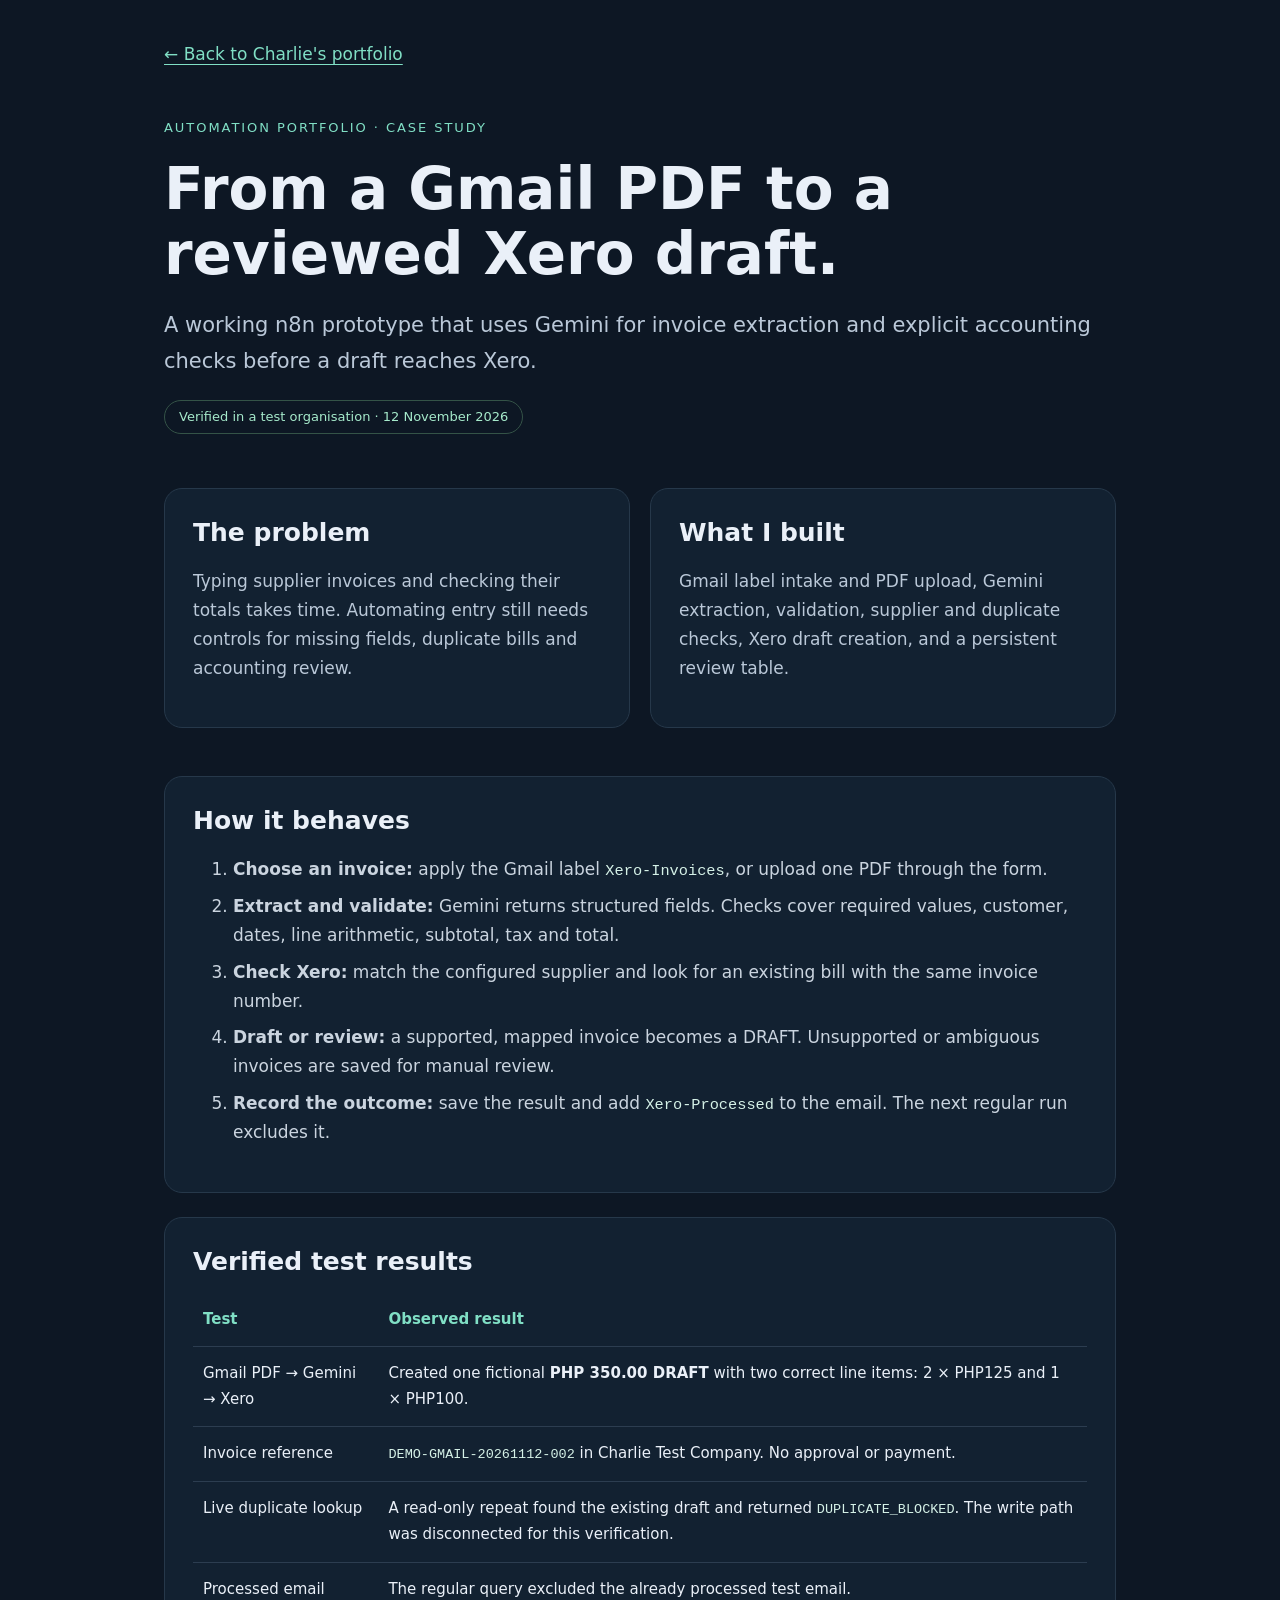
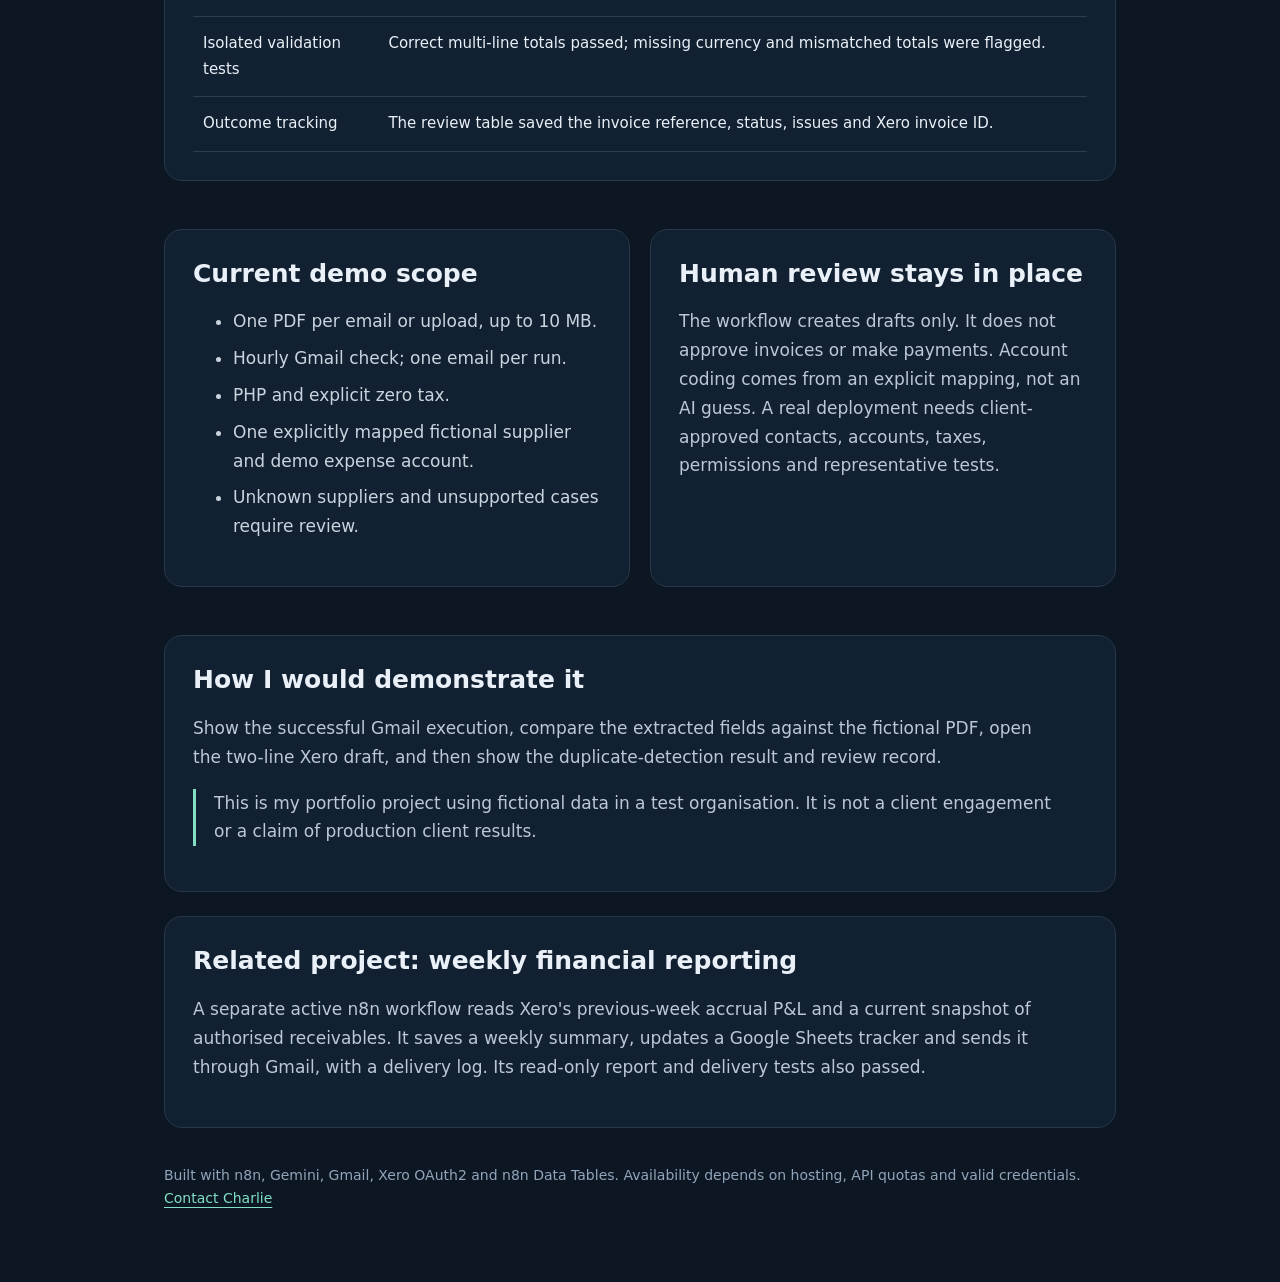
<file: invoice-automation.html>
<!doctype html>
<html lang="en"><head><meta charset="utf-8"><meta name="viewport" content="width=device-width, initial-scale=1"><meta name="description" content="Charlie Agoo's verified n8n, Gemini and Xero draft-bill automation portfolio project."><title>Invoice Automation Case Study | Charlie Agoo</title>
<style>*{box-sizing:border-box}body{margin:0;background:#0d1724;color:#eaf0f8;font:17px/1.7 system-ui,sans-serif}main{max-width:1000px;margin:auto;padding:40px 24px 72px}a{color:#80dfc5;text-underline-offset:4px}header{padding:48px 0 30px}.eyebrow{font-size:13px;letter-spacing:.15em;text-transform:uppercase;color:#80dfc5}h1{font-size:clamp(32px,6vw,58px);line-height:1.12;max-width:800px;margin:18px 0}h2{font-size:25px;line-height:1.3;margin:0 0 14px}p{color:#bac8d8;max-width:80ch}.lead{font-size:21px}.pill{display:inline-block;border:1px solid #345347;border-radius:24px;padding:5px 14px;font-size:13px;color:#a6eacb}.grid{display:grid;grid-template-columns:1fr 1fr;gap:20px}section{margin:24px 0;padding:28px;border:1px solid #26384a;border-radius:18px;background:#122131}li{margin:8px 0;color:#cad4df}table{width:100%;border-collapse:collapse;font-size:15px}th,td{text-align:left;padding:14px 10px;border-bottom:1px solid #2c3d50;vertical-align:top}th{color:#80dfc5}.table-wrap{overflow-x:auto}code{overflow-wrap:anywhere;color:#d5f1e7;font-size:.9em}.note{border-left:3px solid #80dfc5;padding-left:18px}footer{margin-top:36px;color:#91a5b9;font-size:14px}@media(max-width:650px){.grid{grid-template-columns:1fr}main{padding:24px 16px 48px}section{padding:20px}th,td{padding:10px 6px}}</style></head>
<body><main><nav><a href="./#automation">← Back to Charlie's portfolio</a></nav><header><div class="eyebrow">Automation portfolio · Case study</div><h1>From a Gmail PDF to a reviewed Xero draft.</h1><p class="lead">A working n8n prototype that uses Gemini for invoice extraction and explicit accounting checks before a draft reaches Xero.</p><span class="pill">Verified in a test organisation · 12 November 2026</span></header>
<div class="grid"><section><h2>The problem</h2><p>Typing supplier invoices and checking their totals takes time. Automating entry still needs controls for missing fields, duplicate bills and accounting review.</p></section><section><h2>What I built</h2><p>Gmail label intake and PDF upload, Gemini extraction, validation, supplier and duplicate checks, Xero draft creation, and a persistent review table.</p></section></div>
<section><h2>How it behaves</h2><ol><li><strong>Choose an invoice:</strong> apply the Gmail label <code>Xero-Invoices</code>, or upload one PDF through the form.</li><li><strong>Extract and validate:</strong> Gemini returns structured fields. Checks cover required values, customer, dates, line arithmetic, subtotal, tax and total.</li><li><strong>Check Xero:</strong> match the configured supplier and look for an existing bill with the same invoice number.</li><li><strong>Draft or review:</strong> a supported, mapped invoice becomes a DRAFT. Unsupported or ambiguous invoices are saved for manual review.</li><li><strong>Record the outcome:</strong> save the result and add <code>Xero-Processed</code> to the email. The next regular run excludes it.</li></ol></section>
<section><h2>Verified test results</h2><div class="table-wrap"><table><thead><tr><th>Test</th><th>Observed result</th></tr></thead><tbody>
<tr><td>Gmail PDF → Gemini → Xero</td><td>Created one fictional <strong>PHP 350.00 DRAFT</strong> with two correct line items: 2 × PHP125 and 1 × PHP100.</td></tr>
<tr><td>Invoice reference</td><td><code>DEMO-GMAIL-20261112-002</code> in Charlie Test Company. No approval or payment.</td></tr>
<tr><td>Live duplicate lookup</td><td>A read-only repeat found the existing draft and returned <code>DUPLICATE_BLOCKED</code>. The write path was disconnected for this verification.</td></tr>
<tr><td>Processed email</td><td>The regular query excluded the already processed test email.</td></tr>
<tr><td>Isolated validation tests</td><td>Correct multi-line totals passed; missing currency and mismatched totals were flagged.</td></tr>
<tr><td>Outcome tracking</td><td>The review table saved the invoice reference, status, issues and Xero invoice ID.</td></tr>
</tbody></table></div></section>
<div class="grid"><section><h2>Current demo scope</h2><ul><li>One PDF per email or upload, up to 10 MB.</li><li>Hourly Gmail check; one email per run.</li><li>PHP and explicit zero tax.</li><li>One explicitly mapped fictional supplier and demo expense account.</li><li>Unknown suppliers and unsupported cases require review.</li></ul></section><section><h2>Human review stays in place</h2><p>The workflow creates drafts only. It does not approve invoices or make payments. Account coding comes from an explicit mapping, not an AI guess. A real deployment needs client-approved contacts, accounts, taxes, permissions and representative tests.</p></section></div>
<section><h2>How I would demonstrate it</h2><p>Show the successful Gmail execution, compare the extracted fields against the fictional PDF, open the two-line Xero draft, and then show the duplicate-detection result and review record.</p><p class="note">This is my portfolio project using fictional data in a test organisation. It is not a client engagement or a claim of production client results.</p></section>
<section><h2>Related project: weekly financial reporting</h2><p>A separate active n8n workflow reads Xero's previous-week accrual P&amp;L and a current snapshot of authorised receivables. It saves a weekly summary, updates a Google Sheets tracker and sends it through Gmail, with a delivery log. Its read-only report and delivery tests also passed.</p></section>
<footer>Built with n8n, Gemini, Gmail, Xero OAuth2 and n8n Data Tables. Availability depends on hosting, API quotas and valid credentials.<br><a href="./#contact">Contact Charlie</a></footer></main></body></html>
</file>
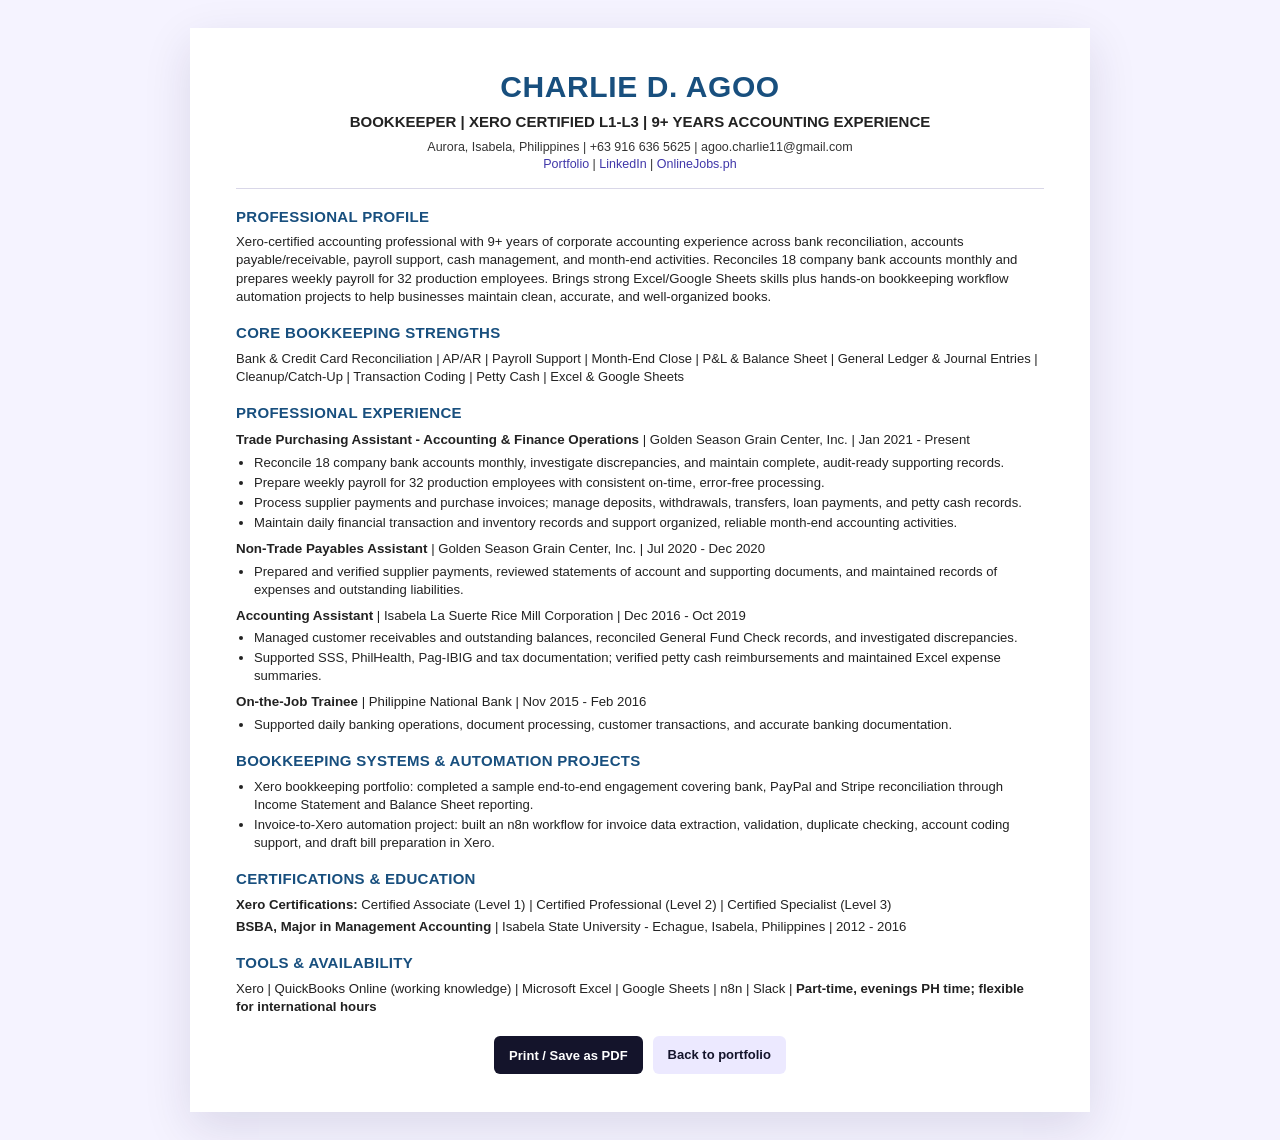
<file: resume.html>
<!doctype html>
<html lang="en">
<head>
<meta charset="utf-8">
<meta name="viewport" content="width=device-width, initial-scale=1">
<title>Charlie D. Agoo - Bookkeeper Resume</title>
<meta name="description" content="Resume of Charlie D. Agoo, Xero-certified bookkeeper with 9+ years of accounting experience.">
<meta name="robots" content="index,follow">
<link rel="icon" href="favicon.svg" type="image/svg+xml">
<style>
:root{--ink:#14142b;--accent:#7054ff;--muted:#5f6074;--line:#d9d7e8;--bg:#f5f3ff}
*{box-sizing:border-box}
body{margin:0;background:var(--bg);color:#222;font-family:Arial,Helvetica,sans-serif;line-height:1.38}
.page{width:min(900px,calc(100% - 32px));margin:28px auto;background:#fff;padding:38px 46px;box-shadow:0 16px 45px rgba(30,24,78,.12)}
header{text-align:center;border-bottom:1px solid var(--line);padding-bottom:14px;margin-bottom:18px}
h1{margin:0;color:#184f7e;font-size:30px;letter-spacing:.02em}
.tagline{font-weight:700;margin:5px 0 6px;font-size:15px}
.contact,.links{font-size:12.5px;color:#333}.links a{color:#3f36a9;text-decoration:none}
h2{color:#184f7e;font-size:15px;letter-spacing:.02em;margin:17px 0 6px}
p{margin:4px 0;font-size:13.2px}
.role{margin-top:8px;font-size:13.2px}.role strong{font-size:13.4px}
ul{margin:4px 0 7px 18px;padding:0}li{margin:2px 0;font-size:13.1px}
.skills{font-size:13px}
.actions{display:flex;gap:10px;justify-content:center;margin:20px 0 0}.actions a,.actions button{border:0;border-radius:6px;padding:10px 15px;font-weight:700;cursor:pointer;text-decoration:none;font-size:13px}.primary{background:var(--ink);color:#fff}.secondary{background:#ece9ff;color:var(--ink)}
@media(max-width:650px){.page{width:100%;margin:0;padding:24px 20px;box-shadow:none}h1{font-size:25px}.tagline{font-size:13px}.actions{position:sticky;bottom:10px}}
@media print{body{background:#fff}.page{width:auto;margin:0;padding:.38in .5in;box-shadow:none}.actions{display:none}a{color:inherit!important;text-decoration:none!important}@page{size:A4;margin:0}}
</style>
</head>
<body>
<main class="page">
<header>
<h1>CHARLIE D. AGOO</h1>
<div class="tagline">BOOKKEEPER | XERO CERTIFIED L1-L3 | 9+ YEARS ACCOUNTING EXPERIENCE</div>
<div class="contact">Aurora, Isabela, Philippines | +63 916 636 5625 | agoo.charlie11@gmail.com</div>
<div class="links"><a href="https://agoocharlie11-luffy.github.io/my-portfolio/">Portfolio</a> | <a href="https://www.linkedin.com/in/charlie-agoo-a01619394">LinkedIn</a> | <a href="https://www.onlinejobs.ph/jobseekers/info/4487953">OnlineJobs.ph</a></div>
</header>

<h2>PROFESSIONAL PROFILE</h2>
<p>Xero-certified accounting professional with 9+ years of corporate accounting experience across bank reconciliation, accounts payable/receivable, payroll support, cash management, and month-end activities. Reconciles 18 company bank accounts monthly and prepares weekly payroll for 32 production employees. Brings strong Excel/Google Sheets skills plus hands-on bookkeeping workflow automation projects to help businesses maintain clean, accurate, and well-organized books.</p>

<h2>CORE BOOKKEEPING STRENGTHS</h2>
<p class="skills">Bank &amp; Credit Card Reconciliation | AP/AR | Payroll Support | Month-End Close | P&amp;L &amp; Balance Sheet | General Ledger &amp; Journal Entries | Cleanup/Catch-Up | Transaction Coding | Petty Cash | Excel &amp; Google Sheets</p>

<h2>PROFESSIONAL EXPERIENCE</h2>
<div class="role"><strong>Trade Purchasing Assistant - Accounting &amp; Finance Operations</strong> | Golden Season Grain Center, Inc. | Jan 2021 - Present</div>
<ul>
<li>Reconcile 18 company bank accounts monthly, investigate discrepancies, and maintain complete, audit-ready supporting records.</li>
<li>Prepare weekly payroll for 32 production employees with consistent on-time, error-free processing.</li>
<li>Process supplier payments and purchase invoices; manage deposits, withdrawals, transfers, loan payments, and petty cash records.</li>
<li>Maintain daily financial transaction and inventory records and support organized, reliable month-end accounting activities.</li>
</ul>

<div class="role"><strong>Non-Trade Payables Assistant</strong> | Golden Season Grain Center, Inc. | Jul 2020 - Dec 2020</div>
<ul><li>Prepared and verified supplier payments, reviewed statements of account and supporting documents, and maintained records of expenses and outstanding liabilities.</li></ul>

<div class="role"><strong>Accounting Assistant</strong> | Isabela La Suerte Rice Mill Corporation | Dec 2016 - Oct 2019</div>
<ul>
<li>Managed customer receivables and outstanding balances, reconciled General Fund Check records, and investigated discrepancies.</li>
<li>Supported SSS, PhilHealth, Pag-IBIG and tax documentation; verified petty cash reimbursements and maintained Excel expense summaries.</li>
</ul>

<div class="role"><strong>On-the-Job Trainee</strong> | Philippine National Bank | Nov 2015 - Feb 2016</div>
<ul><li>Supported daily banking operations, document processing, customer transactions, and accurate banking documentation.</li></ul>

<h2>BOOKKEEPING SYSTEMS &amp; AUTOMATION PROJECTS</h2>
<ul>
<li>Xero bookkeeping portfolio: completed a sample end-to-end engagement covering bank, PayPal and Stripe reconciliation through Income Statement and Balance Sheet reporting.</li>
<li>Invoice-to-Xero automation project: built an n8n workflow for invoice data extraction, validation, duplicate checking, account coding support, and draft bill preparation in Xero.</li>
</ul>

<h2>CERTIFICATIONS &amp; EDUCATION</h2>
<p><strong>Xero Certifications:</strong> Certified Associate (Level 1) | Certified Professional (Level 2) | Certified Specialist (Level 3)</p>
<p><strong>BSBA, Major in Management Accounting</strong> | Isabela State University - Echague, Isabela, Philippines | 2012 - 2016</p>

<h2>TOOLS &amp; AVAILABILITY</h2>
<p>Xero | QuickBooks Online (working knowledge) | Microsoft Excel | Google Sheets | n8n | Slack | <strong>Part-time, evenings PH time; flexible for international hours</strong></p>

<div class="actions">
<button class="primary" onclick="window.print()">Print / Save as PDF</button>
<a class="secondary" href="index.html">Back to portfolio</a>
</div>
</main>
</body>
</html>
</file>
